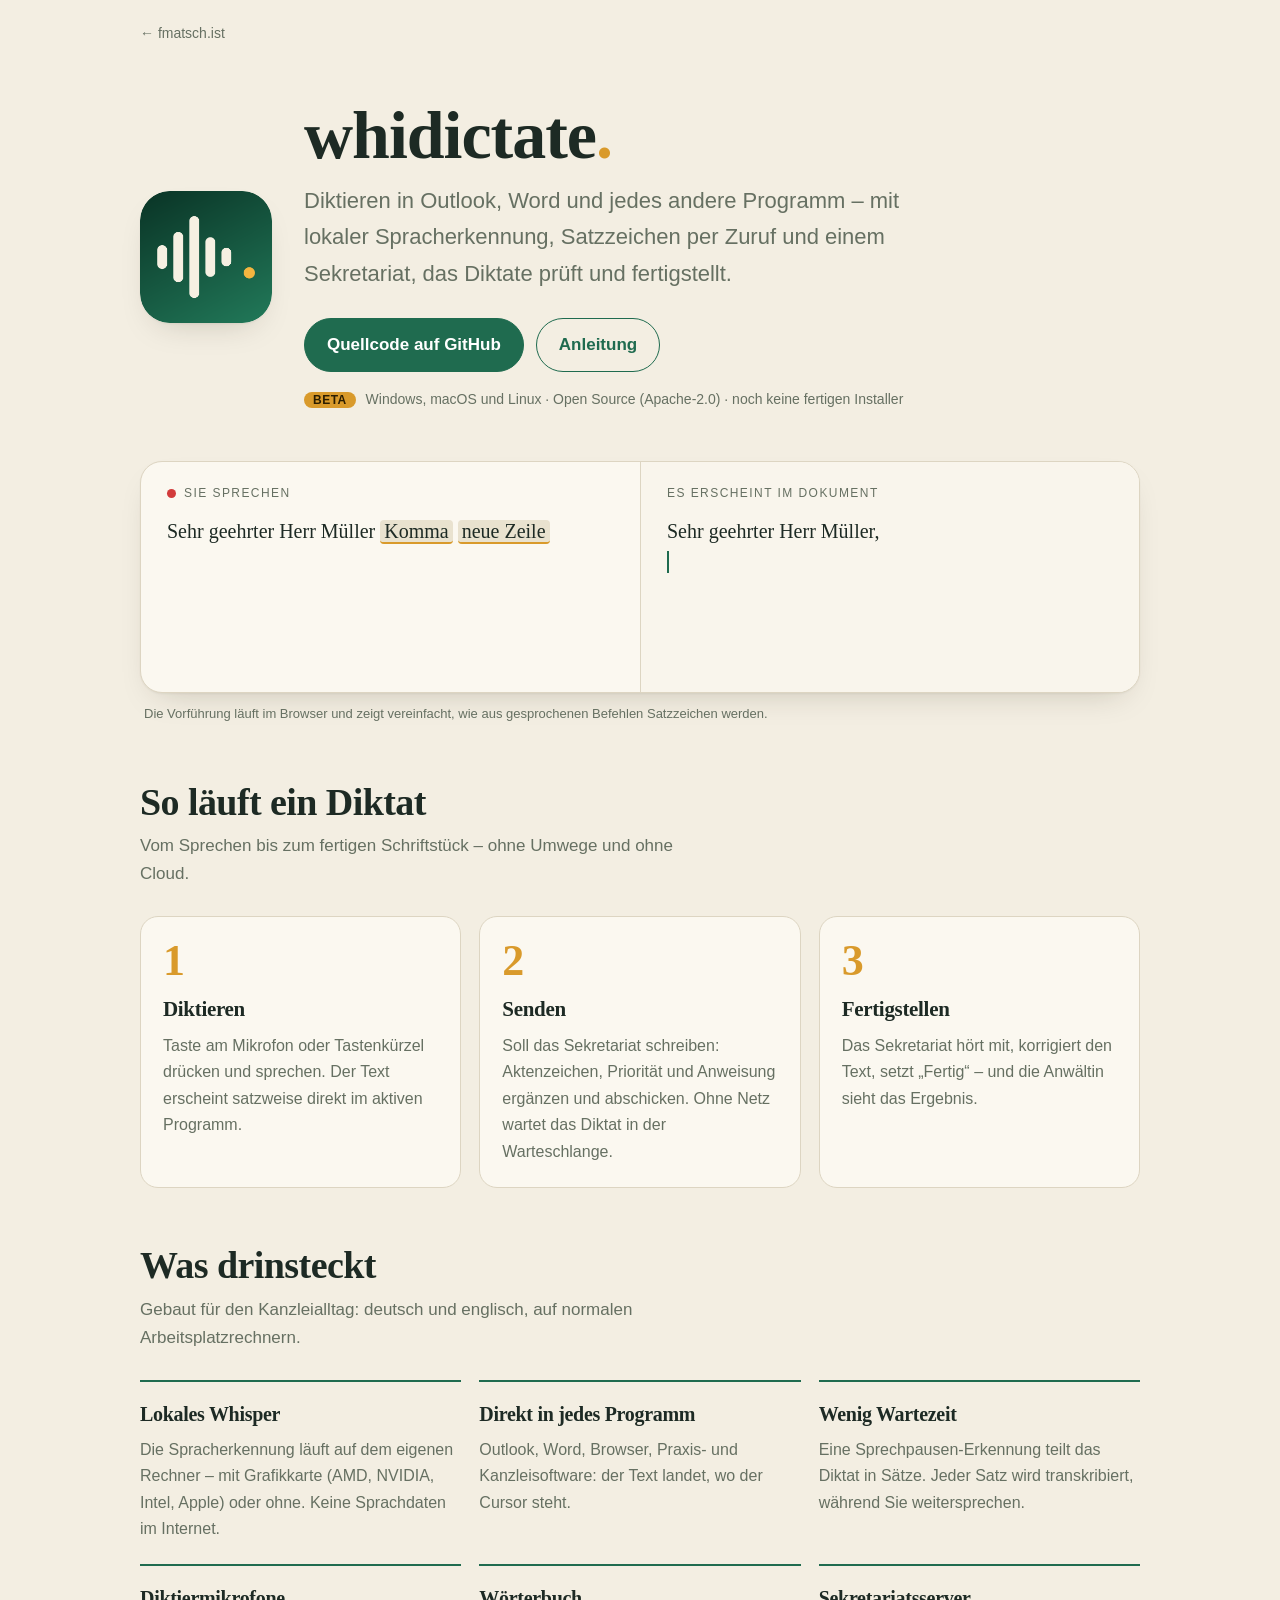
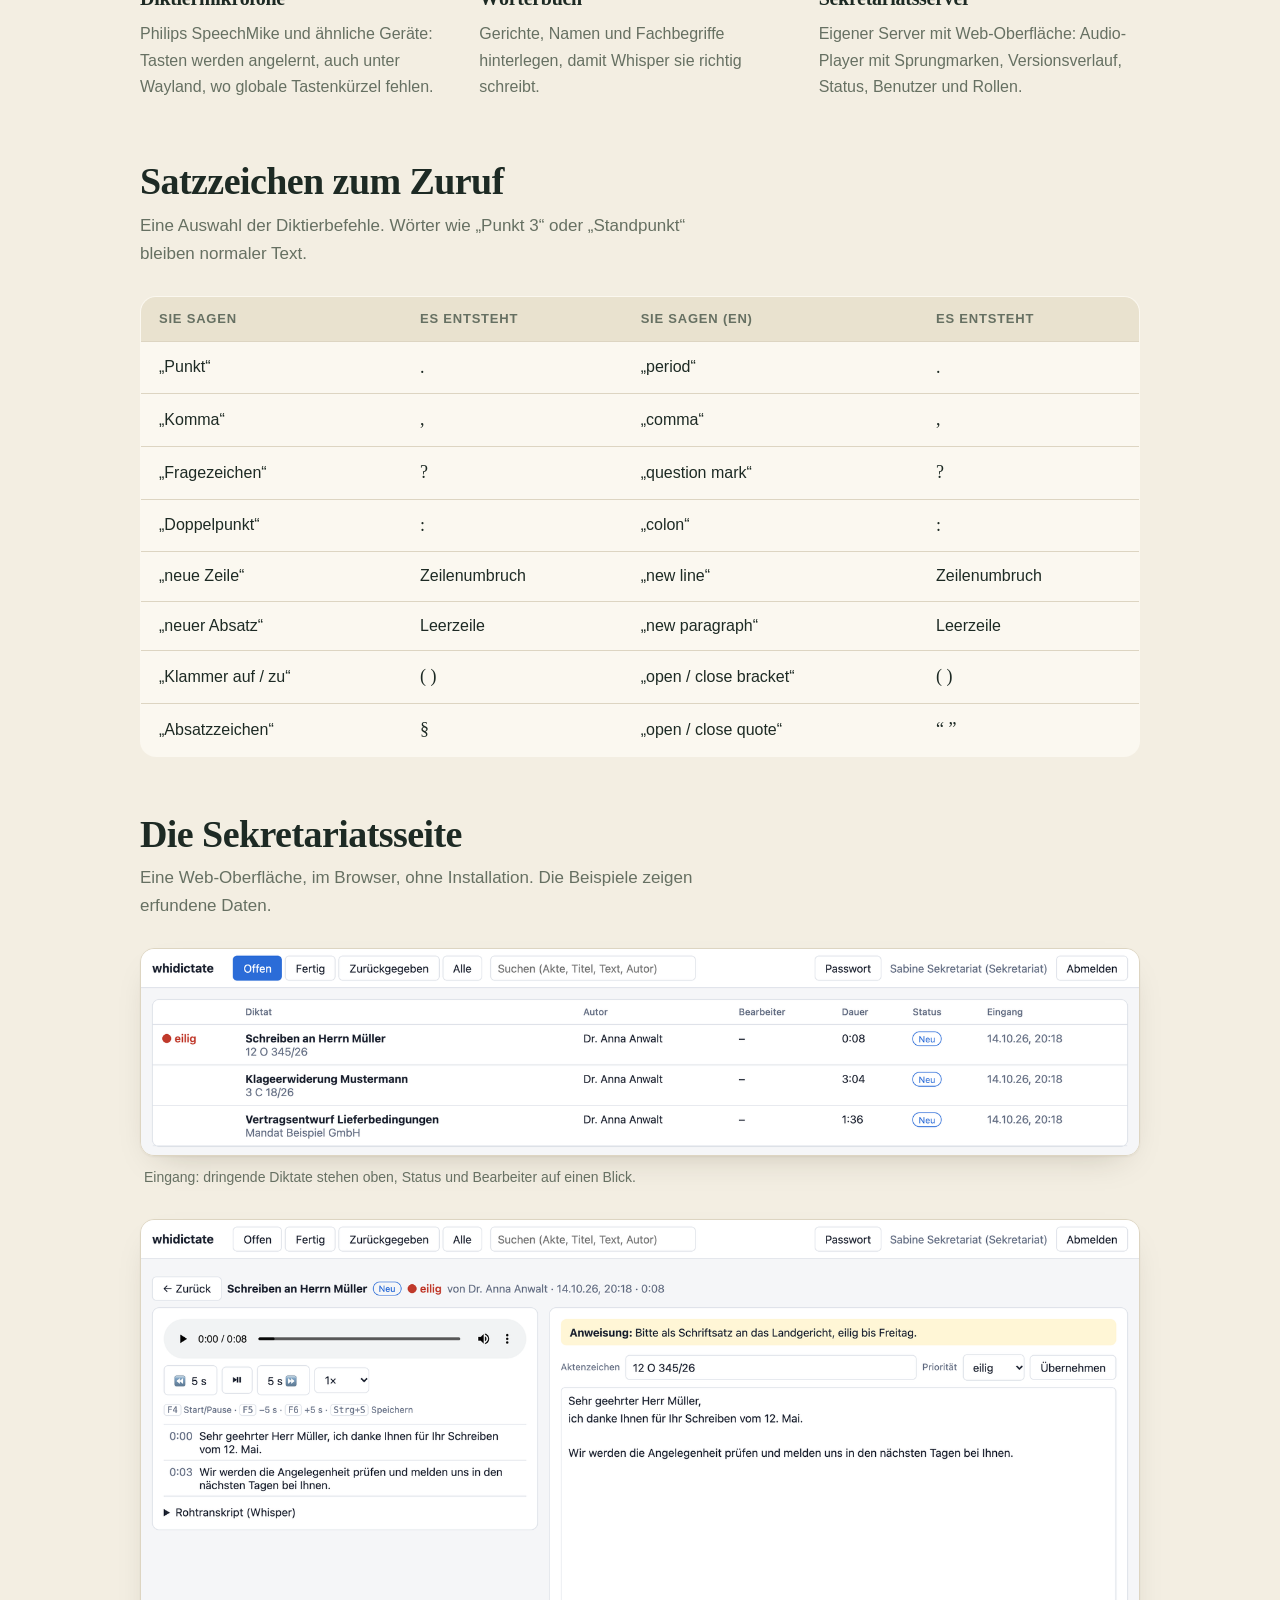
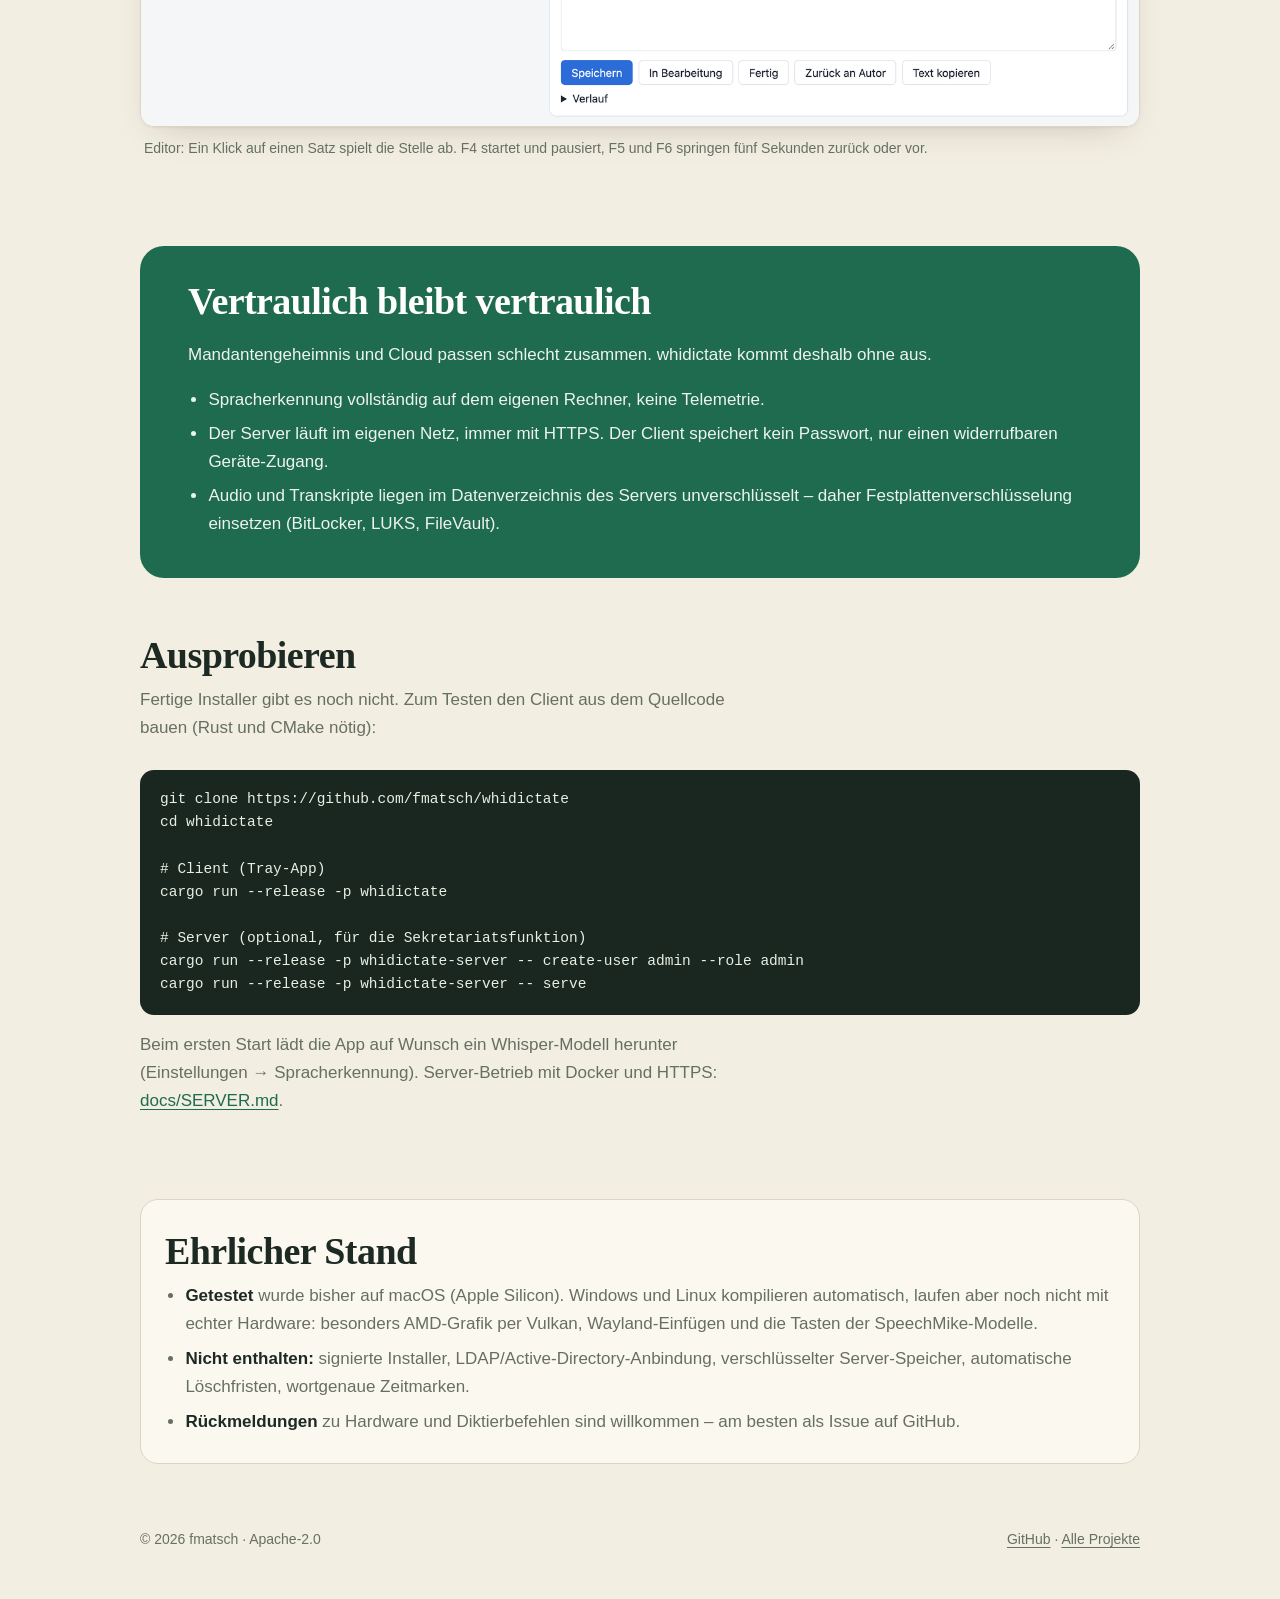
<file: docs/index.html>
<!doctype html>
<html lang="de">
<head>
<meta charset="utf-8">
<meta name="viewport" content="width=device-width, initial-scale=1">
<title>whidictate – Diktieren mit lokalem Whisper, für die Kanzlei</title>
<meta name="description" content="Open-Source-Diktier-App für Windows, macOS und Linux: lokale Spracherkennung mit Whisper, Satzzeichen per Zuruf, Diktat in Outlook und Word – plus Sekretariatsserver zur Kontrolle und Fertigstellung.">
<meta property="og:title" content="whidictate">
<meta property="og:description" content="Diktieren in jedes Programm – lokal, schnell, mit Sekretariatsfunktion.">
<meta property="og:image" content="https://fmatsch.ist/whidictate/icon.png">
<meta name="color-scheme" content="light dark">
<link rel="icon" type="image/png" href="favicon.png">
<style>
  :root {
    --bg: #f3eee2; --surface: #fbf8f0; --text: #1d2a24; --muted: #667062; --line: #ddd5c2;
    --accent: #1f6b4f; --accent-ink: #ffffff; --amber: #d99a2b; --chip: #e9e2cf; --code: #1a2620; --code-text: #e8efe3;
    --serif: "Iowan Old Style", "Palatino Linotype", Palatino, "Book Antiqua", Georgia, serif;
    --shadow: 0 1px 2px rgba(40,30,10,.05), 0 14px 34px -18px rgba(40,30,10,.25);
  }
  @media (prefers-color-scheme: dark) {
    :root {
      --bg: #0e1612; --surface: #142019; --text: #e9efe6; --muted: #98a894; --line: #24352b;
      --accent: #5fbf93; --accent-ink: #08140e; --amber: #f0b64a; --chip: #1b2c22; --code: #0a110d; --code-text: #dfe9da;
      --shadow: 0 1px 2px rgba(0,0,0,.4), 0 14px 34px -18px rgba(0,0,0,.7);
    }
  }
  * { box-sizing: border-box; }
  [hidden] { display: none !important; }
  html { -webkit-text-size-adjust: 100%; scroll-behavior: smooth; }
  body { margin: 0; background: var(--bg); color: var(--text); font: 17px/1.65 ui-sans-serif, -apple-system, BlinkMacSystemFont, "Segoe UI", Inter, sans-serif; -webkit-font-smoothing: antialiased; }
  a { color: var(--accent); text-underline-offset: 3px; }
  .wrap { max-width: 1040px; margin: 0 auto; padding: 0 20px; }
  .crumb { padding: 22px 0 0; font-size: 14px; }
  .crumb a { color: var(--muted); text-decoration: none; } .crumb a:hover { color: var(--accent); }

  /* Kopf */
  .hero { display: grid; grid-template-columns: auto 1fr; gap: 32px; align-items: center; padding: 56px 0 36px; }
  .hero img { width: 132px; height: 132px; border-radius: 30px; box-shadow: var(--shadow); }
  h1, h2, h3 { font-family: var(--serif); letter-spacing: -0.015em; }
  h1 { font-size: clamp(42px, 7vw, 68px); line-height: 1; margin: 0 0 14px; font-weight: 700; }
  h1 i { font-style: normal; color: var(--amber); }
  .lead { margin: 0; font-size: clamp(18px, 2.4vw, 22px); color: var(--muted); max-width: 52ch; }
  .actions { display: flex; flex-wrap: wrap; gap: 12px; margin: 26px 0 0; }
  .btn { display: inline-flex; align-items: center; gap: 8px; padding: 12px 22px; border-radius: 999px; font-weight: 600; text-decoration: none; border: 1.5px solid var(--accent); color: var(--accent); background: transparent; }
  .btn.primary { background: var(--accent); color: var(--accent-ink); }
  .btn:hover { filter: brightness(1.1); } .btn:focus-visible { outline: 3px solid var(--amber); outline-offset: 2px; }
  .beta { display: inline-block; margin-top: 16px; font-size: 14px; color: var(--muted); }
  .beta b { background: var(--amber); color: #2a1d00; padding: 1px 9px; border-radius: 999px; font-weight: 700; margin-right: 6px; font-size: 12px; letter-spacing: .04em; }
  @media (max-width: 640px) { .hero { grid-template-columns: 1fr; padding-top: 36px; } .hero img { width: 96px; height: 96px; border-radius: 22px; } }

  /* Vorführung */
  .demo { background: var(--surface); border: 1px solid var(--line); border-radius: 22px; box-shadow: var(--shadow); display: grid; grid-template-columns: 1fr 1fr; overflow: hidden; margin: 12px 0 0; }
  .demo > div { padding: 22px 26px 26px; min-height: 230px; }
  .demo > div + div { border-left: 1px solid var(--line); background: color-mix(in srgb, var(--surface) 70%, var(--bg)); }
  .label { font-size: 12px; text-transform: uppercase; letter-spacing: .12em; color: var(--muted); margin: 0 0 12px; display: flex; align-items: center; gap: 8px; }
  .rec { width: 9px; height: 9px; border-radius: 50%; background: #d23b3b; animation: pulse 1.1s infinite; }
  @keyframes pulse { 50% { opacity: .3; } }
  .spoken { font-family: var(--serif); font-size: 20px; line-height: 1.55; }
  .spoken .cmd { background: var(--chip); border-bottom: 2px solid var(--amber); border-radius: 4px; padding: 0 4px; }
  .result { font-family: var(--serif); font-size: 20px; line-height: 1.55; white-space: pre-wrap; min-height: 6em; }
  .caret { display: inline-block; width: 2px; height: 1.1em; background: var(--accent); vertical-align: text-bottom; animation: pulse 1s infinite; }
  @media (max-width: 760px) { .demo { grid-template-columns: 1fr; } .demo > div + div { border-left: 0; border-top: 1px solid var(--line); } }
  .demo-note { font-size: 13px; color: var(--muted); margin: 10px 4px 0; }

  section { padding: 56px 0 0; }
  h2 { font-size: clamp(28px, 4.5vw, 38px); margin: 0 0 8px; line-height: 1.15; }
  .sub { color: var(--muted); margin: 0 0 28px; max-width: 62ch; }

  .steps { display: grid; grid-template-columns: repeat(3, 1fr); gap: 18px; counter-reset: s; }
  .step { background: var(--surface); border: 1px solid var(--line); border-radius: 18px; padding: 22px; counter-increment: s; }
  .step::before { content: counter(s); font-family: var(--serif); font-size: 44px; line-height: 1; color: var(--amber); font-weight: 700; }
  .step h3 { margin: 8px 0 6px; font-size: 21px; } .step p { margin: 0; color: var(--muted); font-size: 16px; }
  @media (max-width: 820px) { .steps { grid-template-columns: 1fr; } }

  .grid { display: grid; grid-template-columns: repeat(3, 1fr); gap: 18px; }
  .feat { padding: 4px 0; border-top: 2px solid var(--accent); }
  .feat h3 { margin: 12px 0 6px; font-size: 20px; } .feat p { margin: 0; color: var(--muted); font-size: 16px; }
  @media (max-width: 900px) { .grid { grid-template-columns: repeat(2, 1fr); } } @media (max-width: 560px) { .grid { grid-template-columns: 1fr; } }

  table { width: 100%; border-collapse: collapse; background: var(--surface); border: 1px solid var(--line); border-radius: 16px; overflow: hidden; font-size: 16px; }
  th, td { text-align: left; padding: 11px 18px; border-bottom: 1px solid var(--line); }
  tr:last-child td { border-bottom: 0; } th { font-size: 13px; color: var(--muted); font-weight: 600; letter-spacing: .06em; text-transform: uppercase; background: var(--chip); }
  td code { font-family: var(--serif); font-size: 18px; }
  .tbl-wrap { overflow-x: auto; }

  figure { margin: 0 0 30px; }
  figure img { width: 100%; height: auto; display: block; border-radius: 14px; border: 1px solid var(--line); box-shadow: var(--shadow); }
  figcaption { font-size: 14px; color: var(--muted); margin: 10px 4px 0; }

  .privacy { background: var(--accent); color: var(--accent-ink); border-radius: 24px; padding: 34px clamp(22px, 5vw, 48px); }
  .privacy h2 { color: inherit; } .privacy p, .privacy li { color: inherit; opacity: .92; } .privacy ul { padding-left: 1.2em; margin: 12px 0 0; }
  .privacy li { margin: 6px 0; }

  pre { background: var(--code); color: var(--code-text); padding: 18px 20px; border-radius: 14px; overflow-x: auto; font: 14.5px/1.6 ui-monospace, "SF Mono", Menlo, Consolas, monospace; margin: 16px 0; }
  .status { background: var(--surface); border: 1px solid var(--line); border-radius: 18px; padding: 8px 24px 20px; }
  .status ul { margin: 8px 0 0; padding-left: 1.2em; } .status li { margin: 7px 0; color: var(--muted); } .status li b { color: var(--text); }
  footer { padding: 64px 0 48px; color: var(--muted); font-size: 14px; display: flex; gap: 18px; flex-wrap: wrap; justify-content: space-between; }
  footer a { color: var(--muted); }
  @media (prefers-reduced-motion: reduce) { .rec, .caret { animation: none; } html { scroll-behavior: auto; } }
</style>
</head>
<body>
<div class="wrap">
  <div class="crumb"><a href="https://fmatsch.ist/">← fmatsch.ist</a></div>

  <header class="hero">
    <img src="icon.png" alt="whidictate-Symbol: Schallwelle mit Satzpunkt">
    <div>
      <h1>whidictate<i>.</i></h1>
      <p class="lead">Diktieren in Outlook, Word und jedes andere Programm – mit lokaler Spracherkennung, Satzzeichen per Zuruf und einem Sekretariat, das Diktate prüft und fertigstellt.</p>
      <div class="actions">
        <a class="btn primary" href="https://github.com/fmatsch/whidictate">Quellcode auf GitHub</a>
        <a class="btn" href="https://github.com/fmatsch/whidictate#readme">Anleitung</a>
      </div>
      <span class="beta"><b>BETA</b> Windows, macOS und Linux · Open Source (Apache-2.0) · noch keine fertigen Installer</span>
    </div>
  </header>

  <div class="demo" aria-label="Beispiel: gesprochener Text und das Ergebnis">
    <div>
      <p class="label"><span class="rec"></span> Sie sprechen</p>
      <div class="spoken" id="spoken"></div>
    </div>
    <div>
      <p class="label">Es erscheint im Dokument</p>
      <div class="result" id="result"></div>
    </div>
  </div>
  <p class="demo-note">Die Vorführung läuft im Browser und zeigt vereinfacht, wie aus gesprochenen Befehlen Satzzeichen werden.</p>

  <section>
    <h2>So läuft ein Diktat</h2>
    <p class="sub">Vom Sprechen bis zum fertigen Schriftstück – ohne Umwege und ohne Cloud.</p>
    <div class="steps">
      <div class="step"><h3>Diktieren</h3><p>Taste am Mikrofon oder Tastenkürzel drücken und sprechen. Der Text erscheint satzweise direkt im aktiven Programm.</p></div>
      <div class="step"><h3>Senden</h3><p>Soll das Sekretariat schreiben: Aktenzeichen, Priorität und Anweisung ergänzen und abschicken. Ohne Netz wartet das Diktat in der Warteschlange.</p></div>
      <div class="step"><h3>Fertigstellen</h3><p>Das Sekretariat hört mit, korrigiert den Text, setzt „Fertig“ – und die Anwältin sieht das Ergebnis.</p></div>
    </div>
  </section>

  <section>
    <h2>Was drinsteckt</h2>
    <p class="sub">Gebaut für den Kanzleialltag: deutsch und englisch, auf normalen Arbeitsplatzrechnern.</p>
    <div class="grid">
      <div class="feat"><h3>Lokales Whisper</h3><p>Die Spracherkennung läuft auf dem eigenen Rechner – mit Grafikkarte (AMD, NVIDIA, Intel, Apple) oder ohne. Keine Sprachdaten im Internet.</p></div>
      <div class="feat"><h3>Direkt in jedes Programm</h3><p>Outlook, Word, Browser, Praxis- und Kanzleisoftware: der Text landet, wo der Cursor steht.</p></div>
      <div class="feat"><h3>Wenig Wartezeit</h3><p>Eine Sprechpausen-Erkennung teilt das Diktat in Sätze. Jeder Satz wird transkribiert, während Sie weitersprechen.</p></div>
      <div class="feat"><h3>Diktiermikrofone</h3><p>Philips SpeechMike und ähnliche Geräte: Tasten werden angelernt, auch unter Wayland, wo globale Tastenkürzel fehlen.</p></div>
      <div class="feat"><h3>Wörterbuch</h3><p>Gerichte, Namen und Fachbegriffe hinterlegen, damit Whisper sie richtig schreibt.</p></div>
      <div class="feat"><h3>Sekretariatsserver</h3><p>Eigener Server mit Web-Oberfläche: Audio-Player mit Sprungmarken, Versionsverlauf, Status, Benutzer und Rollen.</p></div>
    </div>
  </section>

  <section>
    <h2>Satzzeichen zum Zuruf</h2>
    <p class="sub">Eine Auswahl der Diktierbefehle. Wörter wie „Punkt 3“ oder „Standpunkt“ bleiben normaler Text.</p>
    <div class="tbl-wrap"><table>
      <thead><tr><th>Sie sagen</th><th>Es entsteht</th><th>Sie sagen (EN)</th><th>Es entsteht</th></tr></thead>
      <tbody>
        <tr><td>„Punkt“</td><td><code>.</code></td><td>„period“</td><td><code>.</code></td></tr>
        <tr><td>„Komma“</td><td><code>,</code></td><td>„comma“</td><td><code>,</code></td></tr>
        <tr><td>„Fragezeichen“</td><td><code>?</code></td><td>„question mark“</td><td><code>?</code></td></tr>
        <tr><td>„Doppelpunkt“</td><td><code>:</code></td><td>„colon“</td><td><code>:</code></td></tr>
        <tr><td>„neue Zeile“</td><td>Zeilenumbruch</td><td>„new line“</td><td>Zeilenumbruch</td></tr>
        <tr><td>„neuer Absatz“</td><td>Leerzeile</td><td>„new paragraph“</td><td>Leerzeile</td></tr>
        <tr><td>„Klammer auf / zu“</td><td><code>( )</code></td><td>„open / close bracket“</td><td><code>( )</code></td></tr>
        <tr><td>„Absatzzeichen“</td><td><code>§</code></td><td>„open / close quote“</td><td><code>“ ”</code></td></tr>
      </tbody>
    </table></div>
  </section>

  <section>
    <h2>Die Sekretariatsseite</h2>
    <p class="sub">Eine Web-Oberfläche, im Browser, ohne Installation. Die Beispiele zeigen erfundene Daten.</p>
    <figure><img src="shot-liste.png" alt="Liste der eingegangenen Diktate mit Priorität, Aktenzeichen, Autor, Dauer und Status" loading="lazy" width="1600" height="329">
      <figcaption>Eingang: dringende Diktate stehen oben, Status und Bearbeiter auf einen Blick.</figcaption></figure>
    <figure><img src="shot-editor.png" alt="Editor mit Audio-Player, Satzliste mit Zeitmarken, Anweisung des Anwalts und bearbeitbarem Text" loading="lazy" width="1600" height="812">
      <figcaption>Editor: Ein Klick auf einen Satz spielt die Stelle ab. F4 startet und pausiert, F5 und F6 springen fünf Sekunden zurück oder vor.</figcaption></figure>
  </section>

  <section>
    <div class="privacy">
      <h2>Vertraulich bleibt vertraulich</h2>
      <p>Mandantengeheimnis und Cloud passen schlecht zusammen. whidictate kommt deshalb ohne aus.</p>
      <ul>
        <li>Spracherkennung vollständig auf dem eigenen Rechner, keine Telemetrie.</li>
        <li>Der Server läuft im eigenen Netz, immer mit HTTPS. Der Client speichert kein Passwort, nur einen widerrufbaren Geräte-Zugang.</li>
        <li>Audio und Transkripte liegen im Datenverzeichnis des Servers unverschlüsselt – daher Festplattenverschlüsselung einsetzen (BitLocker, LUKS, FileVault).</li>
      </ul>
    </div>
  </section>

  <section>
    <h2>Ausprobieren</h2>
    <p class="sub">Fertige Installer gibt es noch nicht. Zum Testen den Client aus dem Quellcode bauen (Rust und CMake nötig):</p>
<pre>git clone https://github.com/fmatsch/whidictate
cd whidictate

# Client (Tray-App)
cargo run --release -p whidictate

# Server (optional, für die Sekretariatsfunktion)
cargo run --release -p whidictate-server -- create-user admin --role admin
cargo run --release -p whidictate-server -- serve</pre>
    <p class="sub">Beim ersten Start lädt die App auf Wunsch ein Whisper-Modell herunter (Einstellungen → Spracherkennung). Server-Betrieb mit Docker und HTTPS: <a href="https://github.com/fmatsch/whidictate/blob/main/docs/SERVER.md">docs/SERVER.md</a>.</p>
  </section>

  <section>
    <div class="status">
      <h2 style="margin-top:22px">Ehrlicher Stand</h2>
      <ul>
        <li><b>Getestet</b> wurde bisher auf macOS (Apple Silicon). Windows und Linux kompilieren automatisch, laufen aber noch nicht mit echter Hardware: besonders AMD-Grafik per Vulkan, Wayland-Einfügen und die Tasten der SpeechMike-Modelle.</li>
        <li><b>Nicht enthalten:</b> signierte Installer, LDAP/Active-Directory-Anbindung, verschlüsselter Server-Speicher, automatische Löschfristen, wortgenaue Zeitmarken.</li>
        <li><b>Rückmeldungen</b> zu Hardware und Diktierbefehlen sind willkommen – am besten als Issue auf GitHub.</li>
      </ul>
    </div>
  </section>

  <footer>
    <span>© <span id="year">2026</span> fmatsch · Apache-2.0</span>
    <span><a href="https://github.com/fmatsch/whidictate">GitHub</a> · <a href="https://fmatsch.ist/">Alle Projekte</a></span>
  </footer>
</div>

<script>
// Vereinfachte Vorführung der Diktierbefehle (nur für diese Seite, nicht der echte Code).
const SCRIPT = "Sehr geehrter Herr Müller Komma neue Zeile ich danke Ihnen für Ihr Schreiben vom zwölften Mai Punkt neuer Absatz wir werden die Angelegenheit prüfen Punkt".split(" ");
const CMD = { Komma: ",", Punkt: ".", "neue Zeile": "\n", "neuer Absatz": "\n\n" };
const esc = (s) => s.replace(/[&<>]/g, (c) => ({ "&": "&amp;", "<": "&lt;", ">": "&gt;" }[c]));

function groups(words) {            // Wörter zu Befehlen/Wörtern bündeln
  const out = [];
  for (let i = 0; i < words.length; i++) {
    const two = words[i] + " " + words[i + 1];
    if (CMD[two] !== undefined) { out.push({ cmd: two }); i++; }
    else if (CMD[words[i]] !== undefined) out.push({ cmd: words[i] });
    else out.push({ w: words[i] });
  }
  return out;
}
function render(n) {
  const g = groups(SCRIPT.slice(0, n));
  document.getElementById("spoken").innerHTML = g.map((x) => (x.cmd ? `<span class="cmd">${esc(x.cmd)}</span>` : esc(x.w))).join(" ") || "&nbsp;";
  let text = "", cap = false;
  for (const x of g) {
    if (x.cmd) {
      const c = CMD[x.cmd]; text = text.replace(/ +$/, "") + c; cap = c !== ",";
    } else {
      const w = cap ? x.w[0].toUpperCase() + x.w.slice(1) : x.w;
      text += (text === "" || /\n$/.test(text) ? "" : " ") + w; cap = false;
    }
  }
  document.getElementById("result").innerHTML = esc(text) + '<span class="caret"></span>';
}
const reduce = matchMedia("(prefers-reduced-motion: reduce)").matches;
if (reduce) render(SCRIPT.length);
else {
  let n = 0;
  const tick = () => {
    render(n);
    if (n < SCRIPT.length) { n++; setTimeout(tick, 260); } else { setTimeout(() => { n = 0; tick(); }, 5000); }
  };
  tick();
}
document.getElementById("year").textContent = new Date().getFullYear();
</script>
</body>
</html>
</file>
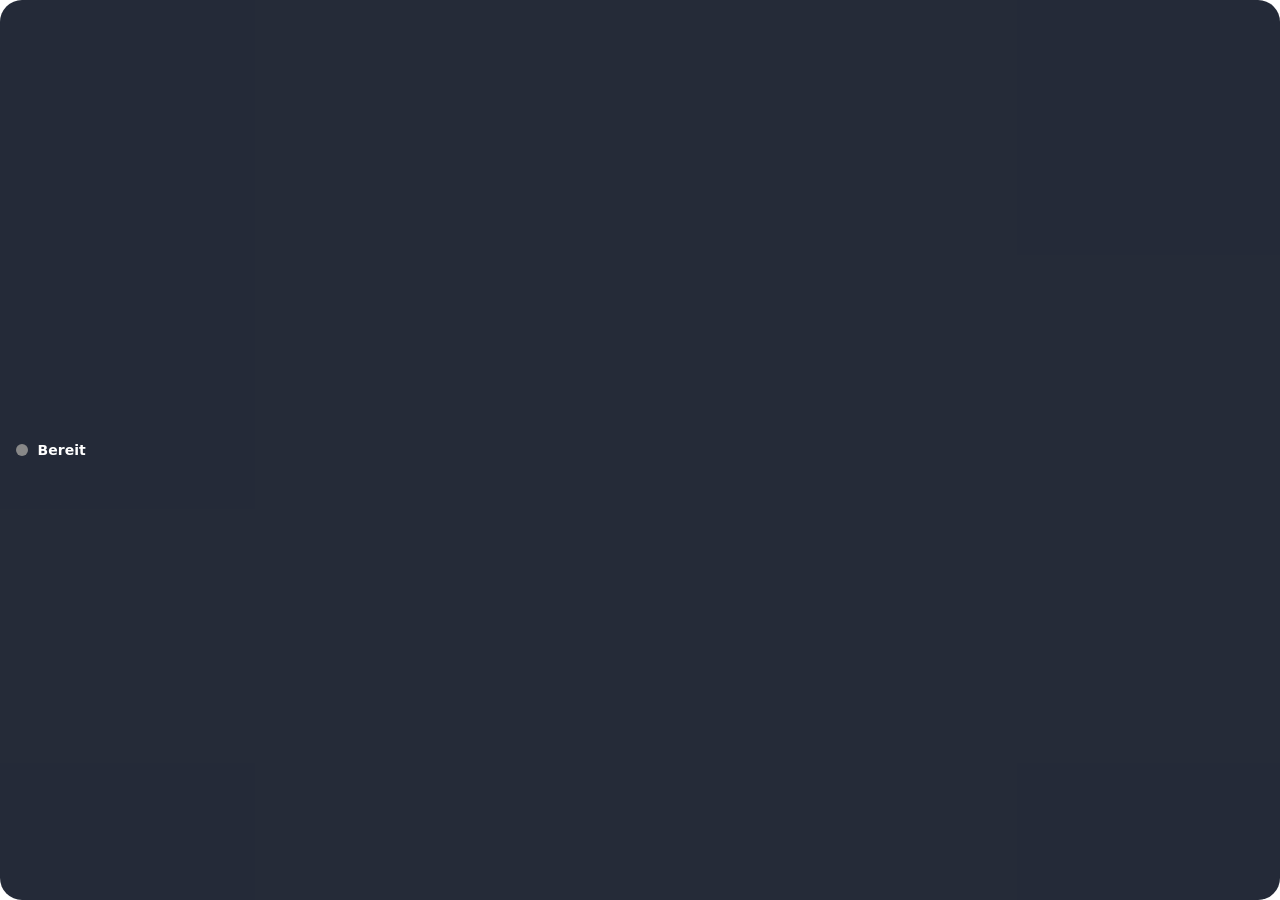
<file: apps/client/ui/overlay.html>
<!doctype html>
<html lang="de"><head><meta charset="utf-8"><title>whidictate</title>
<style>
  html, body { margin:0; height:100%; overflow:hidden; background:transparent; }
  body { font:600 14px system-ui,-apple-system,"Segoe UI",sans-serif; color:#fff; user-select:none; -webkit-user-select:none; }
  .pill { height:100%; display:flex; align-items:center; gap:.6rem; padding:0 1rem; background:rgba(28,34,48,.96); border-radius:22px; }
  .dot { width:12px; height:12px; border-radius:50%; background:#888; flex:none; }
  .recording .dot { background:#e03030; animation:pulse 1s infinite; }
  .recording-secretary .dot { background:#c828a0; animation:pulse 1s infinite; }
  .processing .dot { background:#e68c1e; } .loading .dot { background:#c8aa28; } .error .dot { background:#b01c1c; }
  .txt { white-space:nowrap; overflow:hidden; text-overflow:ellipsis; flex:1; }
  .time { font-variant-numeric:tabular-nums; opacity:.8; }
  @keyframes pulse { 50% { opacity:.35; } }
</style></head>
<body><div class="pill" id="p"><span class="dot"></span><span class="txt" id="t">Bereit</span><span class="time" id="time"></span></div>
<script>
const { listen } = window.__TAURI__.event;
let started = 0, timer = null;
const label = { recording: "Diktieren", "recording-secretary": "Diktat fürs Sekretariat", processing: "Transkribiere …", loading: "Modell lädt …" };
listen("state", (e) => {
  const { kind, text } = e.payload;
  document.getElementById("p").className = "pill " + kind;
  document.getElementById("t").textContent = label[kind] || text;
  const rec = kind.startsWith("recording");
  if (rec && !timer) { started = Date.now(); timer = setInterval(tick, 500); tick(); }
  if (kind === "processing" && timer) { /* Zeit läuft weiter, Aufnahme geht während der Verarbeitung weiter */ }
  if (!rec && kind !== "processing" && timer) { clearInterval(timer); timer = null; document.getElementById("time").textContent = ""; }
});
function tick() { const s = Math.floor((Date.now() - started) / 1000); document.getElementById("time").textContent = Math.floor(s / 60) + ":" + String(s % 60).padStart(2, "0"); }
</script></body></html>
</file>
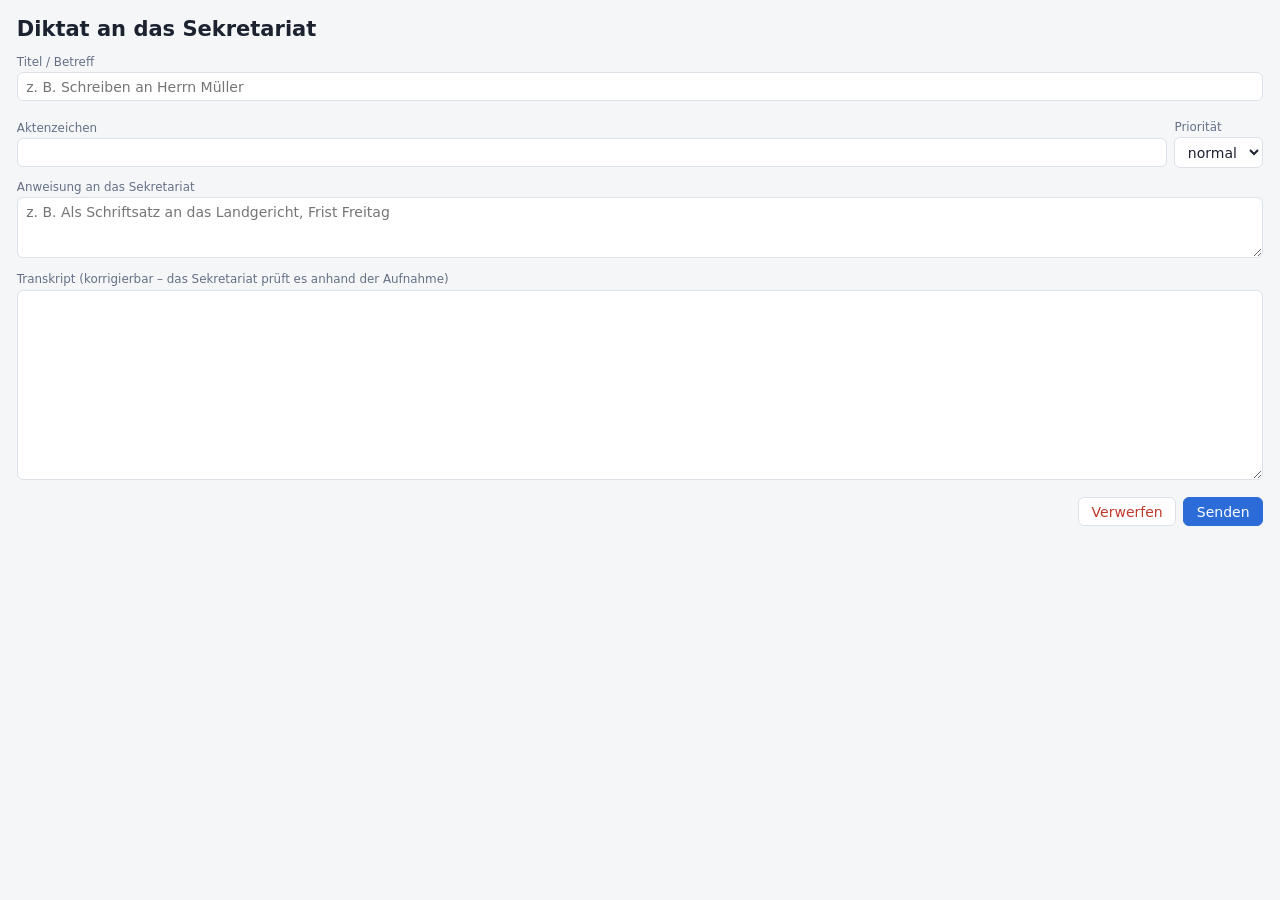
<file: apps/client/ui/send.html>
<!doctype html>
<html lang="de"><head><meta charset="utf-8"><title>Diktat senden</title>
<link rel="stylesheet" href="common.css">
<style> body { padding:1rem 1.2rem; } textarea.t { min-height:190px; line-height:1.5; } .actions { display:flex; gap:.5rem; justify-content:flex-end; margin-top:1rem; } </style></head>
<body>
<h2 style="margin:.2rem 0 .1rem">Diktat an das Sekretariat</h2>
<p class="muted" id="info"></p>
<div id="warn" class="card err" style="display:none"></div>
<label class="f">Titel / Betreff</label><input type="text" id="title" placeholder="z. B. Schreiben an Herrn Müller">
<div class="row"><div class="grow"><label class="f">Aktenzeichen</label><input type="text" id="matter"></div>
<div><label class="f">Priorität</label><select id="priority"><option value="0">normal</option><option value="1">eilig</option></select></div></div>
<label class="f">Anweisung an das Sekretariat</label><textarea id="instruction" rows="3" placeholder="z. B. Als Schriftsatz an das Landgericht, Frist Freitag"></textarea>
<label class="f">Transkript (korrigierbar – das Sekretariat prüft es anhand der Aufnahme)</label><textarea class="t" id="text"></textarea>
<div class="actions"><button class="danger" id="discard">Verwerfen</button><button class="primary" id="send">Senden</button></div>
<p id="msg" class="err"></p>
<script>
const { invoke } = window.__TAURI__.core;
const $ = (s) => document.querySelector(s);
(async () => {
  const p = await invoke("get_pending");
  if (!p) { $("#info").textContent = "Kein Diktat vorhanden."; $("#send").disabled = true; $("#discard").disabled = true; return; }
  const min = Math.floor(p.duration_s / 60), sec = Math.round(p.duration_s % 60);
  $("#info").textContent = `Aufnahme ${min}:${String(sec).padStart(2, "0")}${p.language ? " · Sprache " + p.language : ""}`;
  $("#text").value = p.text;
  $("#matter").focus();
  const cfg = await invoke("get_config");
  if (!cfg.server) { const w = $("#warn"); w.style.display = ""; w.textContent = "Es ist noch kein Server eingerichtet. Das Diktat wird lokal gespeichert und gesendet, sobald Sie sich in den Einstellungen am Server angemeldet haben."; }
})();
$("#send").onclick = async () => {
  try { await invoke("submit_pending", { title: $("#title").value, matter: $("#matter").value, instruction: $("#instruction").value, priority: +$("#priority").value, text: $("#text").value }); }
  catch (e) { $("#msg").textContent = String(e); }
};
$("#discard").onclick = async () => { if (confirm("Diktat wirklich verwerfen? Die Aufnahme geht verloren.")) await invoke("discard_pending"); };
</script></body></html>
</file>
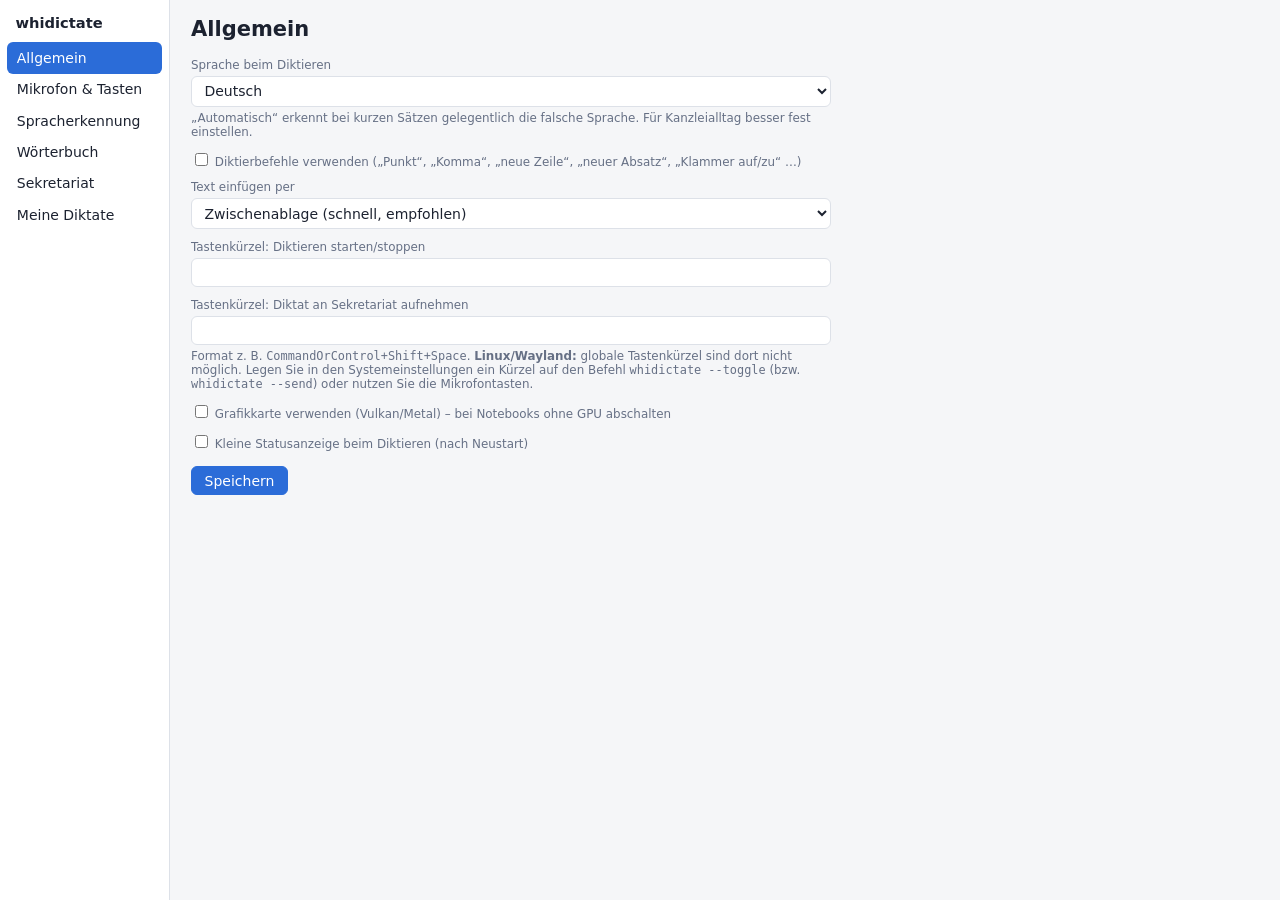
<file: apps/client/ui/settings.html>
<!doctype html>
<html lang="de"><head><meta charset="utf-8"><title>whidictate – Einstellungen</title>
<link rel="stylesheet" href="common.css">
<style>
  body { display:grid; grid-template-columns:170px 1fr; height:100vh; }
  nav { border-right:1px solid var(--line); background:var(--panel); padding:.8rem .5rem; }
  nav h1 { font-size:1.05rem; margin:.2rem .6rem .8rem; }
  nav button { display:block; width:100%; text-align:left; border:0; background:none; padding:.55em .7em; border-radius:6px; }
  nav button.on { background:var(--accent); color:var(--accent-text); }
  main { overflow:auto; padding:1.2rem 1.5rem; }
  section { display:none; max-width:640px; } section.on { display:block; }
  h2 { margin-top:0; }
  table { width:100%; border-collapse:collapse; }
  td, th { text-align:left; padding:.5rem .4rem; border-bottom:1px solid var(--line); }
  progress { width:140px; }
  .save { position:sticky; bottom:0; background:var(--bg); padding:.8rem 0; }
</style></head>
<body>
<nav>
  <h1>whidictate</h1>
  <button data-t="general" class="on">Allgemein</button>
  <button data-t="audio">Mikrofon & Tasten</button>
  <button data-t="model">Spracherkennung</button>
  <button data-t="vocab">Wörterbuch</button>
  <button data-t="server">Sekretariat</button>
  <button data-t="mine">Meine Diktate</button>
</nav>
<main>
<section id="general" class="on">
  <h2>Allgemein</h2>
  <label class="f">Sprache beim Diktieren</label>
  <select id="language"><option value="de">Deutsch</option><option value="en">English</option><option value="auto">Automatisch erkennen</option></select>
  <p class="hint">„Automatisch“ erkennt bei kurzen Sätzen gelegentlich die falsche Sprache. Für Kanzleialltag besser fest einstellen.</p>
  <label class="f"><input type="checkbox" id="commands"> Diktierbefehle verwenden („Punkt“, „Komma“, „neue Zeile“, „neuer Absatz“, „Klammer auf/zu“ …)</label>
  <label class="f">Text einfügen per</label>
  <select id="insert_method"><option value="paste">Zwischenablage (schnell, empfohlen)</option><option value="type">Tippen (für Felder, die Einfügen sperren)</option></select>
  <label class="f">Tastenkürzel: Diktieren starten/stoppen</label>
  <input type="text" id="hotkey">
  <label class="f">Tastenkürzel: Diktat an Sekretariat aufnehmen</label>
  <input type="text" id="secretary_hotkey">
  <p class="hint">Format z. B. <code>CommandOrControl+Shift+Space</code>. <b>Linux/Wayland:</b> globale Tastenkürzel sind dort nicht möglich. Legen Sie in den Systemeinstellungen ein Kürzel auf den Befehl <code>whidictate --toggle</code> (bzw. <code>whidictate --send</code>) oder nutzen Sie die Mikrofontasten.</p>
  <label class="f"><input type="checkbox" id="use_gpu"> Grafikkarte verwenden (Vulkan/Metal) – bei Notebooks ohne GPU abschalten</label>
  <label class="f"><input type="checkbox" id="overlay"> Kleine Statusanzeige beim Diktieren (nach Neustart)</label>
</section>

<section id="audio">
  <h2>Mikrofon & Tasten</h2>
  <label class="f">Mikrofon</label>
  <div class="row"><select id="microphone" class="grow"></select><button id="refresh-dev">Aktualisieren</button></div>
  <h3>Tasten am Diktiermikrofon</h3>
  <p class="hint">Philips SpeechMike und ähnliche Geräte: Klicken Sie auf „Zuordnen“ und drücken Sie danach die gewünschte Taste am Mikrofon. Funktioniert auch unter Wayland. Unter macOS ggf. in den Systemeinstellungen „Eingabeüberwachung“ erlauben.</p>
  <table id="hid-table"></table>
  <p id="hid-msg" class="hint"></p>
</section>

<section id="model">
  <h2>Spracherkennung (Whisper)</h2>
  <p class="hint">Alle Modelle laufen lokal auf diesem Rechner. Es werden keine Sprachdaten ins Internet gesendet; nur der Download der Modelle benötigt eine Verbindung.</p>
  <table id="models"></table>
  <p id="model-msg" class="hint"></p>
</section>

<section id="vocab">
  <h2>Wörterbuch</h2>
  <p class="hint">Namen, Gerichte, Fachbegriffe – ein Begriff pro Zeile. Whisper bevorzugt diese Schreibweisen.</p>
  <textarea id="vocabulary" rows="14" placeholder="Landgericht München I&#10;Oberlandesgericht&#10;Schmidt-Müller&#10;Vollstreckungsbescheid"></textarea>
</section>

<section id="server">
  <h2>Sekretariat</h2>
  <p class="hint">Ohne Server funktioniert whidictate vollständig lokal. Mit Server können Diktate zur Bearbeitung an das Sekretariat gesendet werden.</p>
  <div id="server-state" class="card"></div>
  <label class="f">Server-Adresse</label><input type="text" id="srv-url" placeholder="https://diktat.kanzlei.local">
  <label class="f">Benutzername</label><input type="text" id="srv-user" autocomplete="off">
  <label class="f">Passwort</label><input type="password" id="srv-pass" autocomplete="off">
  <p class="hint">Das Passwort wird nicht gespeichert, nur ein Geräte-Zugang.</p>
  <div class="row"><button id="srv-test">Verbindung testen</button><button id="srv-login" class="primary">Anmelden</button><button id="srv-logout" class="danger">Abmelden</button></div>
  <p id="srv-msg"></p>
  <div id="queue" class="hint"></div>
</section>

<section id="mine">
  <h2>Meine Diktate</h2>
  <div class="row"><button id="mine-refresh">Aktualisieren</button><span id="mine-msg" class="muted"></span></div>
  <table id="mine-table"></table>
</section>

<div class="save" id="savebar"><button class="primary" id="save">Speichern</button> <span id="save-msg" class="muted"></span></div>
</main>

<script>
const { invoke } = window.__TAURI__.core;
const { listen } = window.__TAURI__.event;
const $ = (s) => document.querySelector(s);
const STATUS = { new: "Neu", in_progress: "In Bearbeitung", done: "Fertig", returned: "Zurück an Autor" };
const ACTIONS = { toggle: "Diktieren starten/stoppen", secretary: "Diktat an Sekretariat" };
let cfg = null, learning = null;

function h(tag, attrs = {}, ...kids) {
  const el = document.createElement(tag);
  for (const [k, v] of Object.entries(attrs)) { if (k.startsWith("on")) el.addEventListener(k.slice(2), v); else if (k === "class") el.className = v; else if (v === true) el.setAttribute(k, ""); else if (v !== false && v != null) el.setAttribute(k, v); }
  for (const kid of kids.flat()) if (kid != null) el.append(kid.nodeType ? kid : document.createTextNode(kid));
  return el;
}
const msg = (el, text, cls = "") => { el.textContent = text; el.className = cls; };

document.querySelectorAll("nav button").forEach((b) => b.onclick = () => {
  document.querySelectorAll("nav button").forEach((x) => x.classList.toggle("on", x === b));
  document.querySelectorAll("section").forEach((s) => s.classList.toggle("on", s.id === b.dataset.t));
  $("#savebar").style.display = ["general", "audio", "vocab"].includes(b.dataset.t) ? "" : "none";
  if (b.dataset.t === "mine") loadMine();
});

async function loadConfig() {
  cfg = await invoke("get_config");
  for (const id of ["language", "insert_method", "hotkey", "secretary_hotkey"]) $("#" + id).value = cfg[id];
  for (const id of ["commands", "use_gpu", "overlay"]) $("#" + id).checked = cfg[id];
  $("#vocabulary").value = (cfg.vocabulary || []).join("\n");
  await loadDevices();
  renderHid(); renderServer();
}
async function loadDevices() {
  const devs = await invoke("list_devices");
  const sel = $("#microphone"); sel.replaceChildren(h("option", { value: "" }, "Systemstandard"));
  for (const d of devs) sel.append(h("option", { value: d }, d));
  sel.value = cfg.microphone || "";
}
$("#refresh-dev").onclick = loadDevices;

$("#save").onclick = async () => {
  const next = { ...cfg,
    language: $("#language").value, insert_method: $("#insert_method").value, hotkey: $("#hotkey").value.trim(), secretary_hotkey: $("#secretary_hotkey").value.trim(),
    commands: $("#commands").checked, use_gpu: $("#use_gpu").checked, overlay: $("#overlay").checked,
    microphone: $("#microphone").value || null,
    vocabulary: $("#vocabulary").value.split("\n").map((s) => s.trim()).filter(Boolean) };
  try { cfg = await invoke("save_config", { cfg: next }); msg($("#save-msg"), "Gespeichert.", "ok"); } catch (e) { msg($("#save-msg"), String(e), "err"); }
};

// ----- Mikrofontasten -----
function renderHid() {
  const t = $("#hid-table"); t.replaceChildren();
  for (const [action, label] of Object.entries(ACTIONS)) {
    const b = (cfg.hid_buttons || []).find((x) => x.action === action);
    t.append(h("tr", {}, h("td", {}, label),
      h("td", { class: "muted" }, learning === action ? "Jetzt Taste am Mikrofon drücken …" : b ? `zugeordnet (Gerät ${b.device})` : "nicht zugeordnet"),
      h("td", {}, learning === action
        ? h("button", { onclick: async () => { await invoke("cancel_learn"); learning = null; renderHid(); } }, "Abbrechen")
        : [h("button", { onclick: async () => { learning = action; await invoke("learn_hid", { action }); renderHid(); } }, "Zuordnen"), " ",
           b ? h("button", { class: "danger", onclick: async () => { await invoke("clear_hid", { action }); } }, "Entfernen") : null])));
  }
}
listen("hid-learned", () => { learning = null; msg($("#hid-msg"), "Taste zugeordnet.", "ok"); });
listen("config-changed", async () => { cfg = await invoke("get_config"); renderHid(); renderServer(); loadModels(); });

// ----- Modelle -----
async function loadModels() {
  const list = await invoke("list_models"); const t = $("#models"); t.replaceChildren();
  for (const m of list) {
    t.append(h("tr", {}, h("td", {}, h("strong", {}, m.title), h("div", { class: "muted" }, `${m.note} · ${m.size_mb} MB`)),
      h("td", { id: "m-" + m.file }, m.installed ? h("span", { class: "badge ok" }, "installiert")
        : h("button", { onclick: async (e) => { e.target.disabled = true; try { await invoke("download_model", { file: m.file }); } catch (x) { msg($("#model-msg"), String(x), "err"); e.target.disabled = false; } } }, "Herunterladen"))));
  }
}
listen("model-progress", (e) => {
  const { file, done, total } = e.payload; const cell = document.getElementById("m-" + file); if (!cell) return;
  cell.replaceChildren(h("progress", { max: total || 1, value: done }), h("div", { class: "muted" }, `${Math.round(done / 1048576)} / ${Math.round(total / 1048576)} MB`));
});
listen("model-done", (e) => { msg($("#model-msg"), e.payload.error ? "Download fehlgeschlagen: " + e.payload.error : "Modell installiert und geladen.", e.payload.error ? "err" : "ok"); loadModels(); });

// ----- Server -----
function renderServer() {
  const s = cfg.server;
  $("#server-state").replaceChildren(s ? h("span", { class: "ok" }, `Angemeldet als ${s.username} auf ${s.url}`) : h("span", { class: "muted" }, "Kein Server eingerichtet – whidictate arbeitet rein lokal."));
  if (s) { $("#srv-url").value = s.url; $("#srv-user").value = s.username; }
  $("#srv-logout").style.display = s ? "" : "none";
  refreshQueue();
}
$("#srv-test").onclick = async () => { try { msg($("#srv-msg"), "Server erreichbar (Version " + await invoke("server_test", { url: $("#srv-url").value }) + ")", "ok"); } catch (e) { msg($("#srv-msg"), String(e), "err"); } };
$("#srv-login").onclick = async () => {
  msg($("#srv-msg"), "Anmelden …");
  try { msg($("#srv-msg"), await invoke("server_login", { url: $("#srv-url").value, username: $("#srv-user").value, password: $("#srv-pass").value }), "ok"); $("#srv-pass").value = ""; }
  catch (e) { msg($("#srv-msg"), String(e), "err"); }
};
$("#srv-logout").onclick = async () => { await invoke("server_logout"); msg($("#srv-msg"), "Abgemeldet."); };
async function refreshQueue() {
  const q = await invoke("queue_status");
  $("#queue").textContent = q.pending ? `${q.pending} Diktat(e) warten auf Versand${q.last_error ? " – " + q.last_error : ""}` : q.failed ? `${q.failed} Diktat(e) wurden vom Server abgelehnt (Ordner „failed“).` : "";
}
listen("queue-changed", refreshQueue);

// ----- Meine Diktate -----
async function loadMine() {
  const t = $("#mine-table"); t.replaceChildren(); msg($("#mine-msg"), "Lade …");
  try {
    const rows = await invoke("my_dictations");
    msg($("#mine-msg"), rows.length ? "" : "Noch keine Diktate gesendet.");
    t.append(h("tr", {}, ...["Diktat", "Status", "Eingang", ""].map((x) => h("th", {}, x))));
    for (const d of rows) t.append(h("tr", {}, h("td", {}, h("strong", {}, d.title || "(ohne Titel)"), h("div", { class: "muted" }, d.matter)),
      h("td", {}, h("span", { class: "badge" }, STATUS[d.status] || d.status)), h("td", { class: "muted" }, new Date(d.created_at * 1000).toLocaleString("de-DE", { dateStyle: "short", timeStyle: "short" })),
      h("td", {}, d.status === "done" ? h("button", { onclick: async () => { await navigator.clipboard.writeText(await invoke("dictation_text", { id: d.id })); msg($("#mine-msg"), "Text kopiert.", "ok"); } }, "Text kopieren") : null)));
  } catch (e) { msg($("#mine-msg"), String(e), "err"); }
}
$("#mine-refresh").onclick = loadMine;

loadConfig(); loadModels();
</script></body></html>
</file>
<file: apps/client/ui/common.css>
:root { --bg:#f5f6f8; --panel:#fff; --text:#1c2230; --muted:#667085; --line:#dde1e8; --accent:#2b6cd8; --accent-text:#fff; --danger:#c0392b; --ok:#1e8e4e; font-size:14px; }
@media (prefers-color-scheme: dark) { :root { --bg:#14171d; --panel:#1d222b; --text:#e7eaf0; --muted:#98a2b3; --line:#2f3642; --accent:#5b97f5; --accent-text:#0b1220; } }
* { box-sizing:border-box; }
body { margin:0; background:var(--bg); color:var(--text); font-family:system-ui,-apple-system,"Segoe UI",sans-serif; }
button, input, select, textarea { font:inherit; color:inherit; }
button { background:var(--panel); border:1px solid var(--line); border-radius:6px; padding:.4em .9em; cursor:pointer; }
button:hover { border-color:var(--accent); }
button.primary { background:var(--accent); color:var(--accent-text); border-color:var(--accent); }
button.danger { color:var(--danger); }
button:disabled { opacity:.5; cursor:default; }
input[type=text], input[type=password], select, textarea { background:var(--panel); border:1px solid var(--line); border-radius:6px; padding:.4em .6em; width:100%; }
textarea { resize:vertical; }
label.f { display:block; margin:.8rem 0 .25rem; color:var(--muted); font-size:.85rem; }
.muted { color:var(--muted); }
.hint { color:var(--muted); font-size:.85rem; margin:.3rem 0 0; }
.row { display:flex; gap:.5rem; align-items:center; flex-wrap:wrap; margin:.5rem 0; }
.grow { flex:1; }
.card { background:var(--panel); border:1px solid var(--line); border-radius:10px; padding:1rem; margin-bottom:1rem; }
.badge { display:inline-block; padding:.05em .6em; border-radius:99px; font-size:.8rem; border:1px solid var(--line); }
.ok { color:var(--ok); } .err { color:var(--danger); }
</file>
